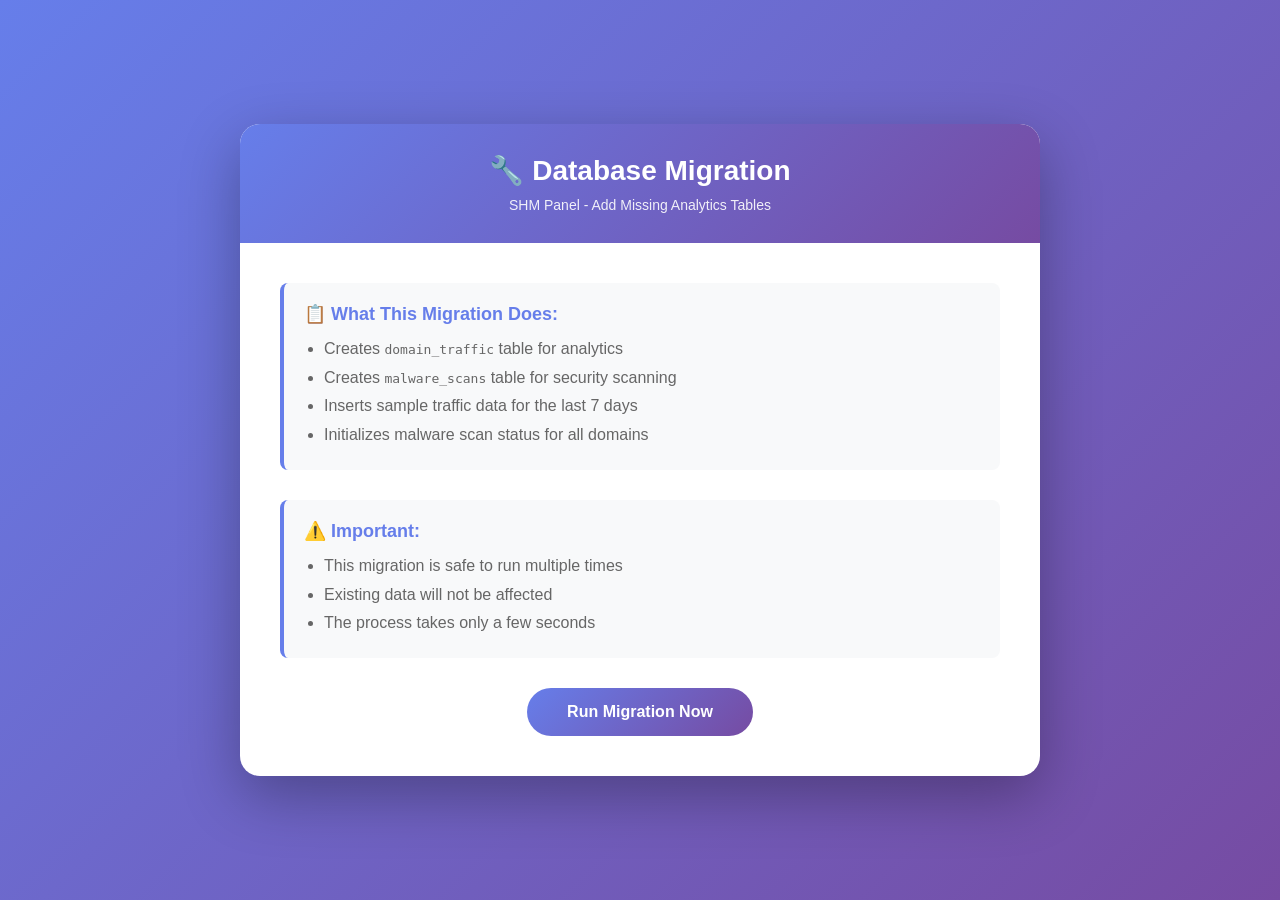
<file: migrations/index.html>
<!DOCTYPE html>
<html lang="en">

<head>
    <meta charset="UTF-8">
    <meta name="viewport" content="width=device-width, initial-scale=1.0">
    <title>SHM Panel - Database Migration</title>
    <style>
        * {
            margin: 0;
            padding: 0;
            box-sizing: border-box;
        }

        body {
            font-family: 'Segoe UI', Tahoma, Geneva, Verdana, sans-serif;
            background: linear-gradient(135deg, #667eea 0%, #764ba2 100%);
            min-height: 100vh;
            display: flex;
            align-items: center;
            justify-content: center;
            padding: 20px;
        }

        .container {
            background: white;
            border-radius: 20px;
            box-shadow: 0 20px 60px rgba(0, 0, 0, 0.3);
            max-width: 800px;
            width: 100%;
            overflow: hidden;
        }

        .header {
            background: linear-gradient(135deg, #667eea 0%, #764ba2 100%);
            color: white;
            padding: 30px;
            text-align: center;
        }

        .header h1 {
            font-size: 28px;
            margin-bottom: 10px;
        }

        .header p {
            opacity: 0.9;
            font-size: 14px;
        }

        .content {
            padding: 40px;
        }

        .info-box {
            background: #f8f9fa;
            border-left: 4px solid #667eea;
            padding: 20px;
            margin-bottom: 30px;
            border-radius: 8px;
        }

        .info-box h3 {
            color: #667eea;
            margin-bottom: 10px;
            font-size: 18px;
        }

        .info-box ul {
            margin-left: 20px;
            color: #666;
            line-height: 1.8;
        }

        .btn {
            background: linear-gradient(135deg, #667eea 0%, #764ba2 100%);
            color: white;
            border: none;
            padding: 15px 40px;
            border-radius: 50px;
            font-size: 16px;
            font-weight: bold;
            cursor: pointer;
            transition: transform 0.2s, box-shadow 0.2s;
            display: inline-block;
            text-decoration: none;
        }

        .btn:hover {
            transform: translateY(-2px);
            box-shadow: 0 10px 25px rgba(102, 126, 234, 0.4);
        }

        .btn:active {
            transform: translateY(0);
        }

        .result {
            margin-top: 30px;
            padding: 20px;
            border-radius: 10px;
            display: none;
        }

        .result.success {
            background: #d4edda;
            border: 1px solid #c3e6cb;
            color: #155724;
        }

        .result.error {
            background: #f8d7da;
            border: 1px solid #f5c6cb;
            color: #721c24;
        }

        .result h3 {
            margin-bottom: 10px;
            font-size: 18px;
        }

        .result pre {
            background: rgba(0, 0, 0, 0.05);
            padding: 15px;
            border-radius: 5px;
            overflow-x: auto;
            margin-top: 10px;
            font-size: 13px;
        }

        .spinner {
            border: 3px solid #f3f3f3;
            border-top: 3px solid #667eea;
            border-radius: 50%;
            width: 40px;
            height: 40px;
            animation: spin 1s linear infinite;
            margin: 20px auto;
            display: none;
        }

        @keyframes spin {
            0% {
                transform: rotate(0deg);
            }

            100% {
                transform: rotate(360deg);
            }
        }
    </style>
</head>

<body>
    <div class="container">
        <div class="header">
            <h1>🔧 Database Migration</h1>
            <p>SHM Panel - Add Missing Analytics Tables</p>
        </div>

        <div class="content">
            <div class="info-box">
                <h3>📋 What This Migration Does:</h3>
                <ul>
                    <li>Creates <code>domain_traffic</code> table for analytics</li>
                    <li>Creates <code>malware_scans</code> table for security scanning</li>
                    <li>Inserts sample traffic data for the last 7 days</li>
                    <li>Initializes malware scan status for all domains</li>
                </ul>
            </div>

            <div class="info-box">
                <h3>⚠️ Important:</h3>
                <ul>
                    <li>This migration is safe to run multiple times</li>
                    <li>Existing data will not be affected</li>
                    <li>The process takes only a few seconds</li>
                </ul>
            </div>

            <div style="text-align: center;">
                <button class="btn" onclick="runMigration()">Run Migration Now</button>
            </div>

            <div class="spinner" id="spinner"></div>

            <div class="result" id="result"></div>
        </div>
    </div>

    <script>
        async function runMigration() {
            const btn = event.target;
            const spinner = document.getElementById('spinner');
            const result = document.getElementById('result');

            // Disable button and show spinner
            btn.disabled = true;
            btn.textContent = 'Running Migration...';
            spinner.style.display = 'block';
            result.style.display = 'none';

            try {
                const response = await fetch('run_migration_api.php', {
                    method: 'POST',
                    headers: {
                        'Content-Type': 'application/json'
                    }
                });

                const data = await response.json();

                // Hide spinner
                spinner.style.display = 'none';

                // Show result
                result.style.display = 'block';
                result.className = 'result ' + (data.success ? 'success' : 'error');

                if (data.success) {
                    result.innerHTML = `
                        <h3>✅ Migration Completed Successfully!</h3>
                        <p>${data.message}</p>
                        <pre>${data.details || ''}</pre>
                        <p style="margin-top: 15px;">
                            <a href="/cpanel/" class="btn">Go to Dashboard</a>
                        </p>
                    `;
                    btn.textContent = 'Migration Complete';
                } else {
                    result.innerHTML = `
                        <h3>❌ Migration Failed</h3>
                        <p>${data.message}</p>
                        <pre>${data.error || ''}</pre>
                    `;
                    btn.disabled = false;
                    btn.textContent = 'Try Again';
                }
            } catch (error) {
                spinner.style.display = 'none';
                result.style.display = 'block';
                result.className = 'result error';
                result.innerHTML = `
                    <h3>❌ Connection Error</h3>
                    <p>Failed to connect to the migration API.</p>
                    <pre>${error.message}</pre>
                `;
                btn.disabled = false;
                btn.textContent = 'Try Again';
            }
        }
    </script>
</body>

</html>
</file>
